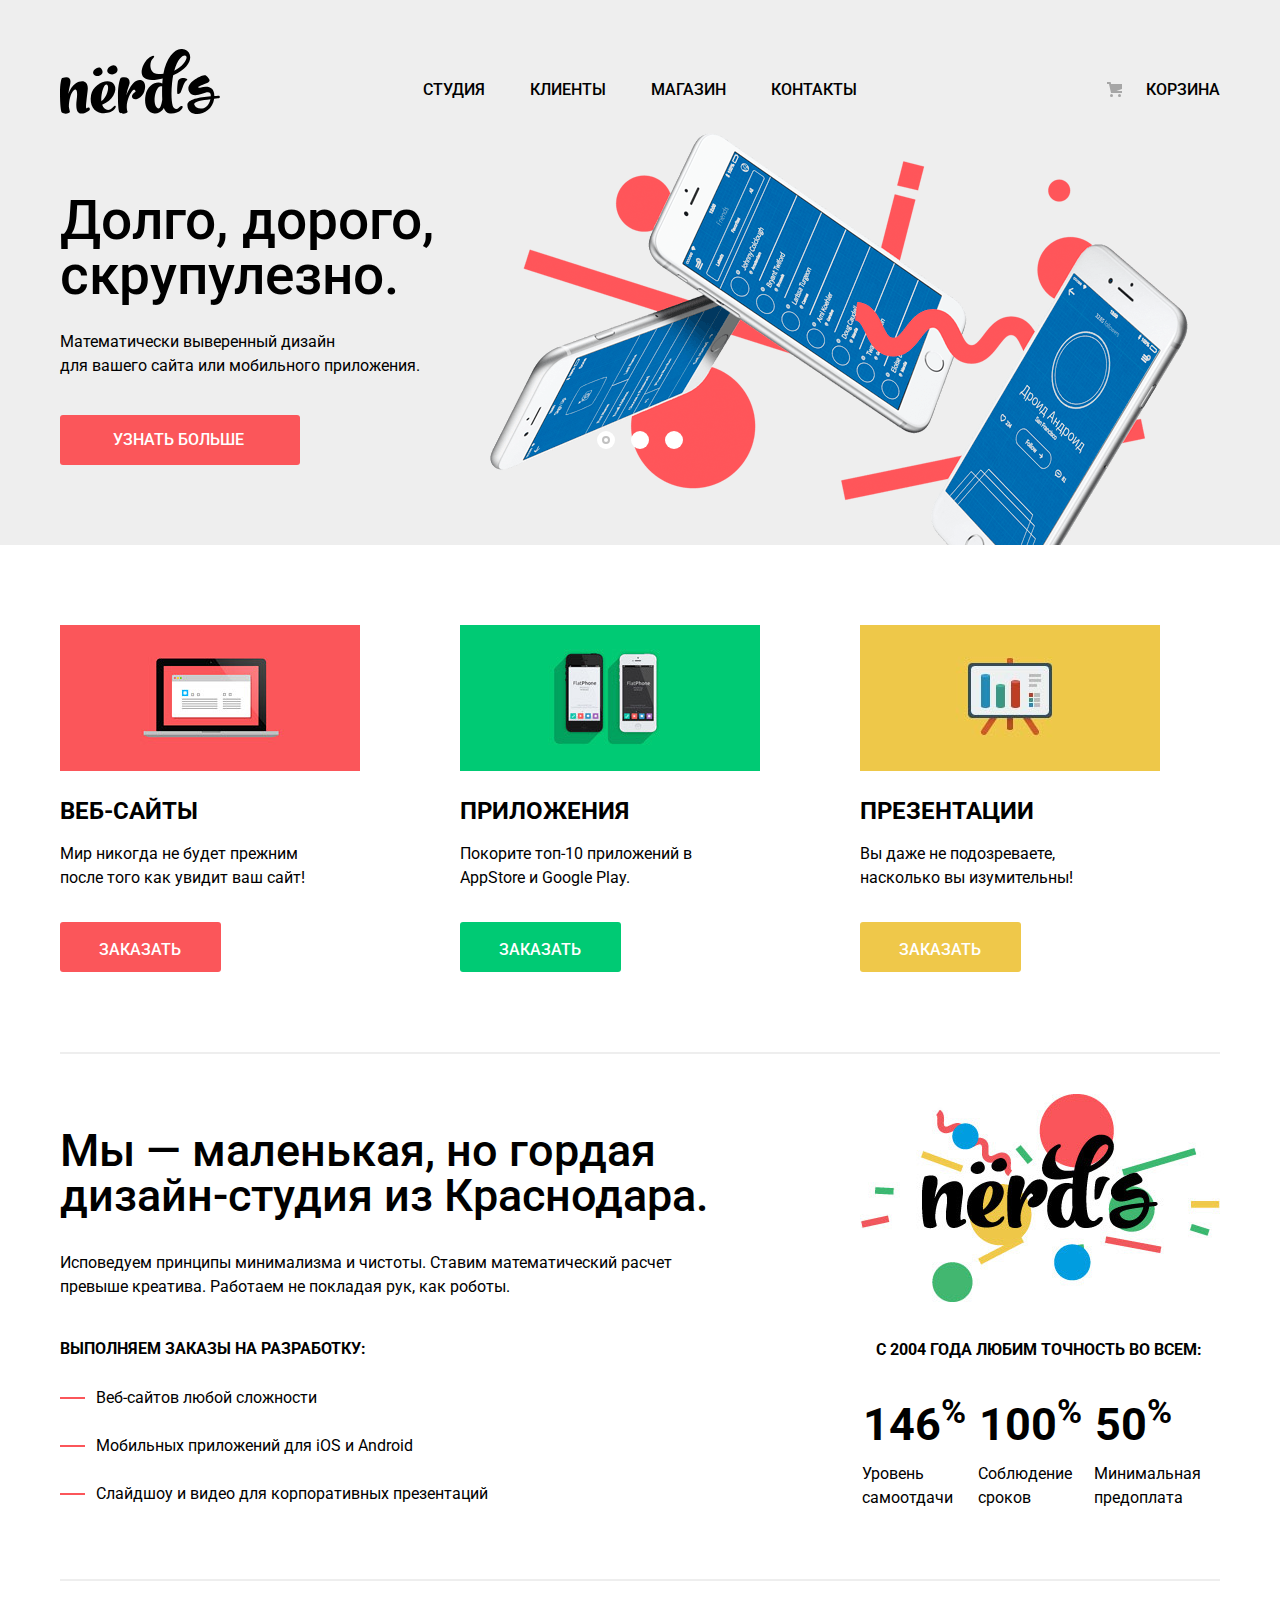
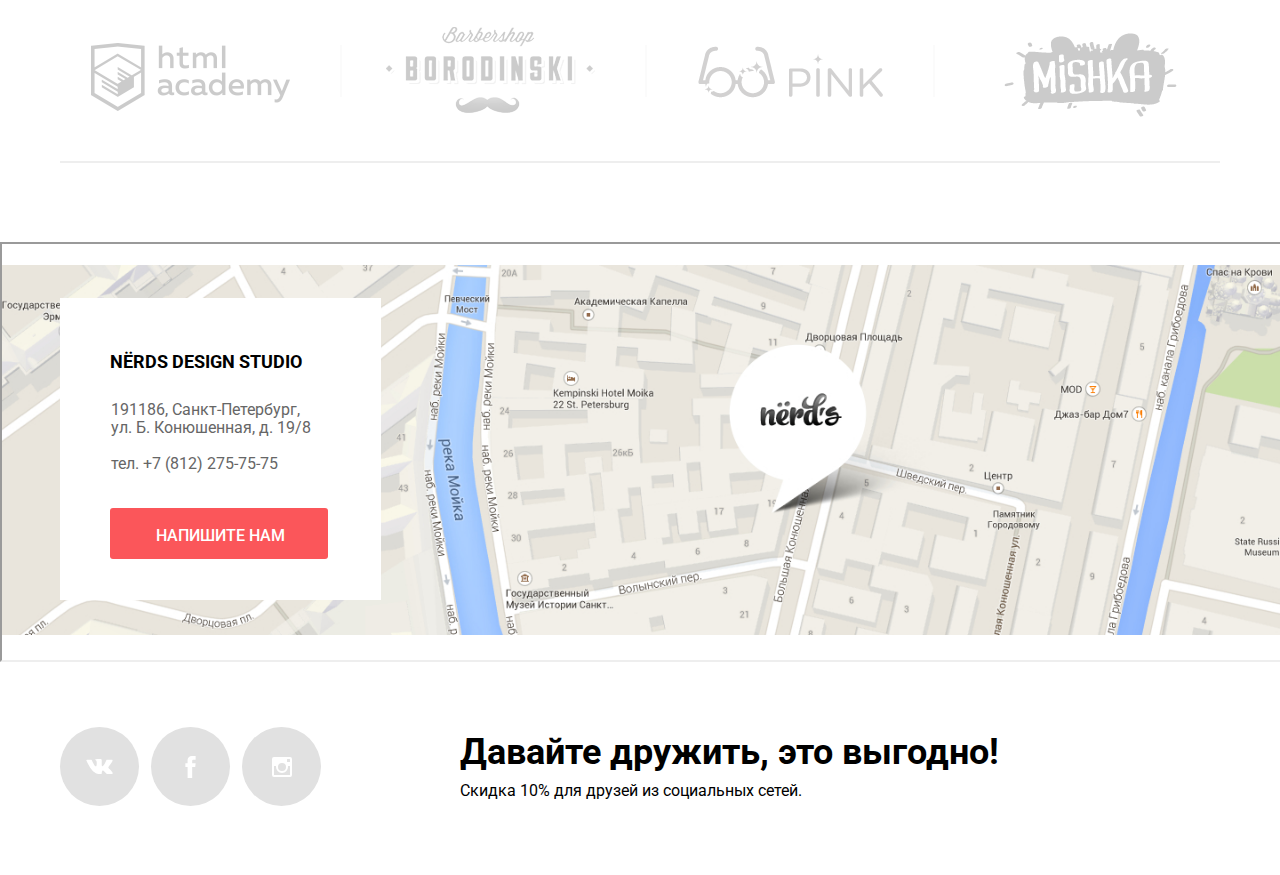
<file: index.html>
<!DOCTYPE html>
<html lang='ru'>
  <head>
    <meta charset='utf-8'>
    <title>NЁRDS DESIGN STUDIO</title>
	<link href='https://fonts.googleapis.com/css?family=Roboto:400,500,700' rel='stylesheet'>
	<link href='css/normalize.css' rel='stylesheet'>
	<link href='css/style.min.css' rel='stylesheet'>
  </head>
  
  <body>
	
	<header class='main-header'>
		<div class='container'>
			<nav class='main-navigation'>
				<a class='main-header-logo' href='index.html'>
					<svg enable-background='new 0 0 160 65' height='65' viewBox='0 0 160 65' width='160' xmlns='http://www.w3.org/2000/svg'><path d='m157.936 49.374c-1.235.161-2.523.271-3.757.377v.056c-2.415 17.364-26.188 20.231-26.779 6.599-.269-6.167 11.593-7.95 23.398-9.088.429-11.09-15.901 5.667-21.608-4.601-5.019-9.025 14.632-17.938 16.728-16.102 6.438 5.636 3.404 6.618-1.379 8.335-9.49 3.41-5.791 4.107-4.511 3.726 7.569-2.253 14.366-1.04 14.312 8.317 1.288-.107 2.522-.163 3.757-.271 2.306-.215 2.467 2.435-.161 2.652zm-7.514.756c-9.124 1.028-17.013 2.436-16.153 5.355 1.716 5.573 13.577 6.818 16.153-5.355z'/><path d='m117.678 44.918c-.682-.037-.703-6.038.112-11.688 1.005-6.951 11.935-3.357 9.093-1.906-2.975 1.52-4.429 8.718-6.266 12.087-.635 1.161-2.605 1.526-2.939 1.507z'/><path d='m42.105 21.002c2.376 4.866-4.937 8.171-8.292 4.521-1.398-1.555-.755-4.56 2.636-6.193 1.697-.836 4.073-1.596 5.656 1.672z'/><path d='m57.062 18.861c2.585 5.297-5.38 8.896-9.031 4.922-1.522-1.695-.823-4.963 2.873-6.742 1.846-.911 4.432-1.736 6.158 1.82z'/><path d='m28.883 61.666c-7.919 5.338-14.219 4.159-12.212-10.848 1.45-10.904-.948-11.521-3.122-9.442-2.845 2.697-4.628 9.723-4.684 16.412.278 1.686.614 3.314 1.004 4.776.334 1.63-4.907 3.315-7.974 1.011-1.058-.785-1.895-8.71-1.895-19.444 0-8.824 1.171-14.895 2.23-15.175 8.029-2.191 9.312 1.348 7.583 7.981-.725 2.753-1.17 5.396-1.395 7.924 1.673-4.664 4.071-8.485 6.803-10.173 7.416-4.664 13.605-2.473 12.434 6.801-2.007 16.58-2.174 18.827-.39 17.535 2.231-1.574 3.68 1.238 1.618 2.642z'/><path d='m54.982 59.59c-2.175 3.484-7.806 5.171-13.216 4.552-7.75-.843-12.545-7.756-10.705-18.097 2.008-11.185 18.065-18.322 23.196-10.341 3.735 5.789-2.175 16.017-11.597 19.783-.168.056-.335.113-.502.168 1.951 5.171 6.579 7.476 11.039 2.36 2.119-2.36 3.624-1.348 1.785 1.575zm-13.605-7.418c5.855-4.159 7.806-13.32 6.189-15.905-1.728-2.697-5.074 1.517-6.245 11.746-.111 1.461-.111 2.865.056 4.159z'/><path d='m83.091 44.992c-1.597 2.507-3.903 4.384-5.966 5.059-2.398.73-5.185.056-5.185-2.698 0-1.011.892-3.372 3.624-4.721-.168-1.911-1.394-2.417-2.286-1.686-3.345 2.586-7.417 12.25-6.356 19.221.055.168.055.337.055.506.168.617.335 1.237.558 1.854.557 1.574-4.907 3.316-7.973.956-1.059-.788-1.617-6.97-1.617-17.704 0-8.824 1.951-16.636 3.011-16.917 6.412-1.743 10.147 1.292 8.14 7.249-1.171 3.373-2.23 6.801-2.843 10.399 2.453-6.688 6.523-12.872 9.812-14.501 5.856-2.923 10.092.956 8.867 7.813-.056.11-.112.393-.112.449-.056.562-.566 2.302-.39 1.741-.516 1.645-.892 2.277-1.339 2.98z'/><path d='m113.207 26.161c-.445 2.304-.836 4.833-1.115 7.531-1.059 10.06-.612 18.996.613 22.986.726 2.137 3.457 4.946 6.078 2.023 2.843-3.203 5.967-1.349 2.174 2.416-2.34 2.305-6.689 3.878-11.039 3.428-3.123-.393-5.018-2.415-6.134-5.505-.444.898-.947 1.685-1.56 2.302-2.119 2.193-4.685 3.43-7.974 3.092-6.637-.73-10.538-7.923-8.699-18.153 1.952-10.791 11.319-14.725 16.728-11.857.112-1.349.223-2.699.335-4.104.055-.281.055-.562.11-.843-1.561.338-3.233.675-4.962.956-23.975 3.99-15.722-15.569-9.868-20.683 6.636-5.733 7.36-1.855 5.297-.562-3.68 2.36-5.297 15.905 5.241 15.905 1.729 0 3.346-.112 4.962-.281 3.291-18.322 13.271-27.203 21.356-24.28 8.976 3.26 8.029 17.535-11.543 25.629zm-10.928 24.393c-.224-3.542-.224-7.532-.167-11.636 0-.506.056-1.011.056-1.461-3.346-1.518-6.635 3.653-7.473 10.792-.946 8.373 2.788 12.813 4.908 10.791 1.617-1.631 2.453-6.803 2.676-8.486zm24.086-43.165c-1.784-2.642-8.307.562-12.098 14.332 9.535-4.554 13.326-12.422 12.098-14.332z' fill='black'/></svg>
				</a>
				<ul class='site-navigation'>
					<li><a href='studio.html'>Студия</a></li>
					<li><a href='clientage.html'>Клиенты</a></li>
					<li><a href='catalog.html'>Магазин</a></li>
					<li><a href='contacts.html'>Контакты</a></li>
				</ul>
				<ul class='user-navigation'>
					<li><a class='login-link' href='basket-link.html'>Корзина</a></li>
				</ul>
			</nav>	
			<h2 class='visually-hidden'>Преимущества</h2>
				<section class='slider'>
					<div class='slider-controls'>
						<i class='active'></i>
						<i></i>
						<i></i>
					</div>
					<ul class='slider-list'>
						<li class='slider-item'>
							<div class='slide-description'>
								<h3>Долго, дорого,<br>скрупулезно.</h3>
								<p class='description'>Математически выверенный дизайн<br>для вашего сайта или мобильного приложения.</p>
								<a class='button button-learn-more' href='learn-more.html'>Узнать больше</a>
							</div>
						</li>
						<li class='slider-item'>
							<div class='slide-description'>
								<h3>Любим математику<br>как никто другой.</h3>
								<p class='description'>Никакого креатива, только математические формулы<br>для расчета идеальных пропорций.</p>
								<a class='button button-learn-more' href='learn-more.html'>Узнать больше</a>
							</div>
						</li>
						<li class='slider-item'>
							<div class='slide-description'>
								<h3>Только ночь,<br>только хардкор.</h3>
								<p class='description'>Работать днем, как все? Мы против этого.<br>Ближе к полуночи работа только начинается.</p>
								<a class='button button-learn-more' href='learn-more.html'>Узнать больше</a>
							</div>
						</li>
					</ul>
				</section>
		</div>
	</header>
	
	<main>
		<div class='container'>
			<h1 class='visually-hidden'>Дизайн-студия 'NЁRDS'</h1>
		
			<section class='services'>
				<h2 class='visually-hidden'>Услуги</h2>
					<ul class='services-list'>
						<li class='services-item'>
							<img src='img/illustration-1.jpg' width='300' height='146' alt='Веб-сайты'>
							<h3>Веб-сайты</h3>
							<p>Мир никогда не будет прежним<br>после того как увидит ваш сайт!</p>
							<a class='button button-services button-websites' href='order.html'>Заказать</a>
						</li>
						<li class='services-item'>
							<img src='img/illustration-2.jpg' width='300' height='146' alt='Приложения'>
							<h3>Приложения</h3>
							<p>Покорите топ-10 приложений в<br>AppStore и Google Play.</p>
							<a class='button button-services button-apps' href='order.html'>Заказать</a>
						</li>
						<li class='services-item'>
							<img src='img/illustration-3.jpg' width='300' height='146' alt='Презентации'>
							<h3>Презентации</h3>
							<p>Вы даже не подозреваете,<br>насколько вы изумительны!</p>
							<a class='button button-services button-presentations' href='order.html'>Заказать</a>
						</li>
					</ul>
			</section>
		
			<section class='resume'>
				<section class='about-us'>
					<h2 class='visually-hidden'>О нас</h2>
						<h4 class='about-us-title'>Мы — маленькая, но гордая<br>дизайн-студия из Краснодара.</h4>
						<p>Исповедуем принципы минимализма и чистоты. Ставим математический расчет<br>превыше креатива. Работаем не покладая рук, как роботы.</p>
					<div class='orders'>
						<p class='list-title'>Выполняем заказы на разработку:</p>
						<ul class='orders-list'>
							<li>Веб-сайтов любой сложности</li>
							<li>Мобильных приложений для iOS и Android</li>
							<li>Слайдшоу и видео для корпоративных презентаций</li>
						</ul>
					</div>
				</section>
				<section class='information'>
					<img src='img/nerds-illustration.jpg' width='360' height='208' alt='Логотип NЁRDS'>
					<table class='data'>
						<caption>С 2004 года любим точность во всем:</caption>
						<tr class='facts'>
							<td>146<sup>%</sup></td>
							<td>100<sup>%</sup></td>
							<td>50<sup>%</sup></td>
						</tr>
						<tr class='conditions'>
							<td>Уровень<br>самоотдачи</td>
							<td>Соблюдение<br>сроков</td>
							<td>Минимальная<br>предоплата</td>
						</tr>
					</table>
				</section>
			</section>
		
			<section  class='partners'>
				<h2 class='visually-hidden'>Наши партнеры</h2>
				<ul class='our-partners'>
					<li class='our-partner partner-html-academy'>
						<a class='partner' href='https://htmlacademy.ru/intensive/htmlcss'><img src='img/logo-1.png' width='199' height='68' alt='HTML Academy'></a>
					</li>
					<li class='our-partner'>
						<a class='partner partner-barbershop' href='#'><img src='img/logo-2.png' width='209' height='90' alt='Barbershop Borodinski'></a>
					</li>
					<li class='our-partner'>
						<a class='partner partner-pink' href='#'><img src='img/logo-3.png' width='185' height='52' alt='Pink'></a>
					</li>
					<li class='our-partner partner-mishka'>
						<a class='partner' href='#'><img src='img/logo-4.png' width='173' height='84' alt='Mishka'></a>
					</li>
				</ul>
			</section>
		</div>	
	</main>
	
	<footer class='main-footer'>
		
		<section class='modal-map'>
			<h2 class='visually-hidden'>Как до нас добраться</h2>
				<div class='modal-map-wrapper'>
					<iframe src='https://yandex.ru/map-widget/v1/?um=constructor%3A7f0caa445ed6c8c321e31b92837dc39bab4f73ce3b8f2a2d8cdf86246639188b&amp;source=constructor' height='416'></iframe>
				</div>
		</section>
		
		<section class='container contacts'>
			<div class='contacts-wrapper'>
				<h2 class='visually-hidden'>Контактная информация</h2>
				
					<p class='contacts-title'>NЁRDS DESIGN STUDIO</p>
					<p class='address'>191186, Санкт-Петербург,<br>ул. Б. Конюшенная, д. 19/8</p>
					<p class='tel'>тел. +7 (812) 275-75-75</p>
					<a class='button button-contacts' href='contacts.html'>Напишите нам</a>
			</div>
		</section>
		
		<section class='container modal write-to-us'>
			<h2>Напишите нам</h2>
				<form class='write-to-us-form' action='https://echo.htmlacademy.ru' method='post'>
					<p class='write-to-us-item'>
						<label for='write-to-us-name'>Ваше имя:</label>
						<input type='text' name='name' value='' placeholder='Имя Фамилия' id='write-to-us-name'>
					</p>
					<p class='write-to-us-item'>
						<label for='write-to-us-email'>Ваш e-mail:</label>
						<input type='email' name='email' value='' placeholder='email@example.com' id='write-to-us-email'>
					</p>
					<p class='write-to-us-letter'>
						<label for='write-to-us-letter'>Текст письма:</label>
						<textarea class='letter' name='letter' placeholder='В свободной форме' cols='50' rows='10' id='write-to-us-letter'>В свободной форме</textarea>
					</p>
					<button class='button button-write-to-us' type='submit'>Отправить</button>
				</form>
					<button class='modal-close' type='button'>Закрыть</button>
		</section>
	
		<section class='container footer-social'>
			<div class='footer-wrapper'>
				<ul class='social-buttons'>
					<li class='social-button-item'>
						<a class='social-button button-vk' href='#'><span class='visually-hidden'>Вконтакте</span>
							<svg xmlns='http://www.w3.org/2000/svg' width='27' height='15' viewBox='0 0 26.14 14.91'>
								<path d='M26 13.47l-.09-.17a13.55 13.55 0 0 0-2.6-3q-.87-.83-1.1-1.12A1 1 0 0 1 22 8a10.27 10.27 0 0 1 1.22-1.78l.88-1.16q2.35-3.13 2-4L26 .94a.8.8 0 0 0-.4-.22 2.14 2.14 0 0 0-.87 0h-3.92a.51.51 0 0 0-.27 0h-.3a.6.6 0 0 0-.15.14.93.93 0 0 0-.14.24 22.22 22.22 0 0 1-1.46 3.06q-.5.84-.93 1.46a7 7 0 0 1-.71.91 4.94 4.94 0 0 1-.52.47q-.23.18-.35.15l-.23-.05a.9.9 0 0 1-.31-.33 1.49 1.49 0 0 1-.16-.53v-.55-.65-.57-1.12-1-.75a3.14 3.14 0 0 0 0-.62 2.12 2.12 0 0 0-.14-.44.73.73 0 0 0-.28-.33 1.57 1.57 0 0 0-.46-.18A9 9 0 0 0 12.57 0a8.93 8.93 0 0 0-3.25.33 1.83 1.83 0 0 0-.52.41q-.25.3-.07.33a1.67 1.67 0 0 1 1.16.59l.08.16a2.6 2.6 0 0 1 .19.63 6.32 6.32 0 0 1 .12 1 10.59 10.59 0 0 1 0 1.7q-.07.71-.13 1.1a2.21 2.21 0 0 1-.18.64 2.69 2.69 0 0 1-.16.3l-.07.07a1 1 0 0 1-.37.07.86.86 0 0 1-.46-.19 3.27 3.27 0 0 1-.56-.52 7 7 0 0 1-.66-.93q-.37-.6-.76-1.42l-.22-.39q-.2-.38-.56-1.11t-.62-1.43A.9.9 0 0 0 5.2.9h-.07a.93.93 0 0 0-.22-.16A1.44 1.44 0 0 0 4.6.65L.87.68A1 1 0 0 0 .1.94L0 1a.44.44 0 0 0 0 .22 1.08 1.08 0 0 0 .08.37Q.9 3.53 1.86 5.31t1.66 2.87Q4.23 9.27 5 10.24t1 1.24l.37.41.34.33a8.06 8.06 0 0 0 1 .78 16.34 16.34 0 0 0 1.4.9 7.6 7.6 0 0 0 1.79.72 6.19 6.19 0 0 0 2 .22h1.57a1.08 1.08 0 0 0 .72-.3l.05-.07a.9.9 0 0 0 .1-.25 1.38 1.38 0 0 0 0-.37 4.48 4.48 0 0 1 .09-1.05 2.77 2.77 0 0 1 .23-.71 1.74 1.74 0 0 1 .29-.4 1.19 1.19 0 0 1 .23-.2h.11a.86.86 0 0 1 .77.21 4.52 4.52 0 0 1 .83.79q.39.47.93 1.05a6.41 6.41 0 0 0 1 .87l.27.16a3.31 3.31 0 0 0 .71.3 1.53 1.53 0 0 0 .76.07l3.48-.05a1.58 1.58 0 0 0 .8-.17.68.68 0 0 0 .34-.37 1.06 1.06 0 0 0 0-.46 1.71 1.71 0 0 0-.1-.36z' fill='#fff'>
								</path>
							</svg>
						</a>
					</li>
					<li class='social-button-item'>
						<a class='social-button button-fb' href='#'><span class='visually-hidden'>Facebook</span>
							<svg xmlns='http://www.w3.org/2000/svg' width='19' height='22' viewBox='0 0 10.15 21.74'>
								<path d='M3.34 1.12A4.77 4.77 0 0 1 6.53 0h3.61v3.81H7.81a1.07 1.07 0 0 0-1.09.83v2.55h3.42c-.08 1.23-.24 2.45-.41 3.67h-3v10.87H2.21V10.86H0V7.21h2.19V3.66a3.83 3.83 0 0 1 1.15-2.54z' fill='#fff'>
								</path>
							</svg>
						</a>
					</li>
					<li class='social-button-item'>
						<a class='social-button button-insta' href='#'><span class='visually-hidden'>Instagram</span>
							<svg xmlns='http://www.w3.org/2000/svg' width='20' height='20' viewBox='0 0 20 20'>
								<path d='M18 0H2a2 2 0 0 0-2 2v16a2 2 0 0 0 2 2h16a2 2 0 0 0 2-2V2a2 2 0 0 0-2-2zm-8 6a4 4 0 1 1-4 4 4 4 0 0 1 4-4zM2.5 18a.47.47 0 0 1-.5-.5V9h2.1a3.4 3.4 0 0 0-.1 1 6 6 0 1 0 12 0 3.4 3.4 0 0 0-.1-1H18v8.5a.47.47 0 0 1-.5.5zM18 4.5a.47.47 0 0 1-.5.5h-2a.47.47 0 0 1-.5-.5v-2a.47.47 0 0 1 .5-.5h2a.47.47 0 0 1 .5.5z' fill='#fff'>
								</path>
							</svg>
						</a>
					</li>
				</ul>
				<div class='footer-discount'>
					<b>Давайте дружить, это выгодно!</b>
					<p>Скидка 10% для друзей из социальных сетей.</p>
				</div>
			</div>
		</section>
	</footer>
	
	<script src='js/js-min.js'></script>
	
  </body>
</html>
</file>
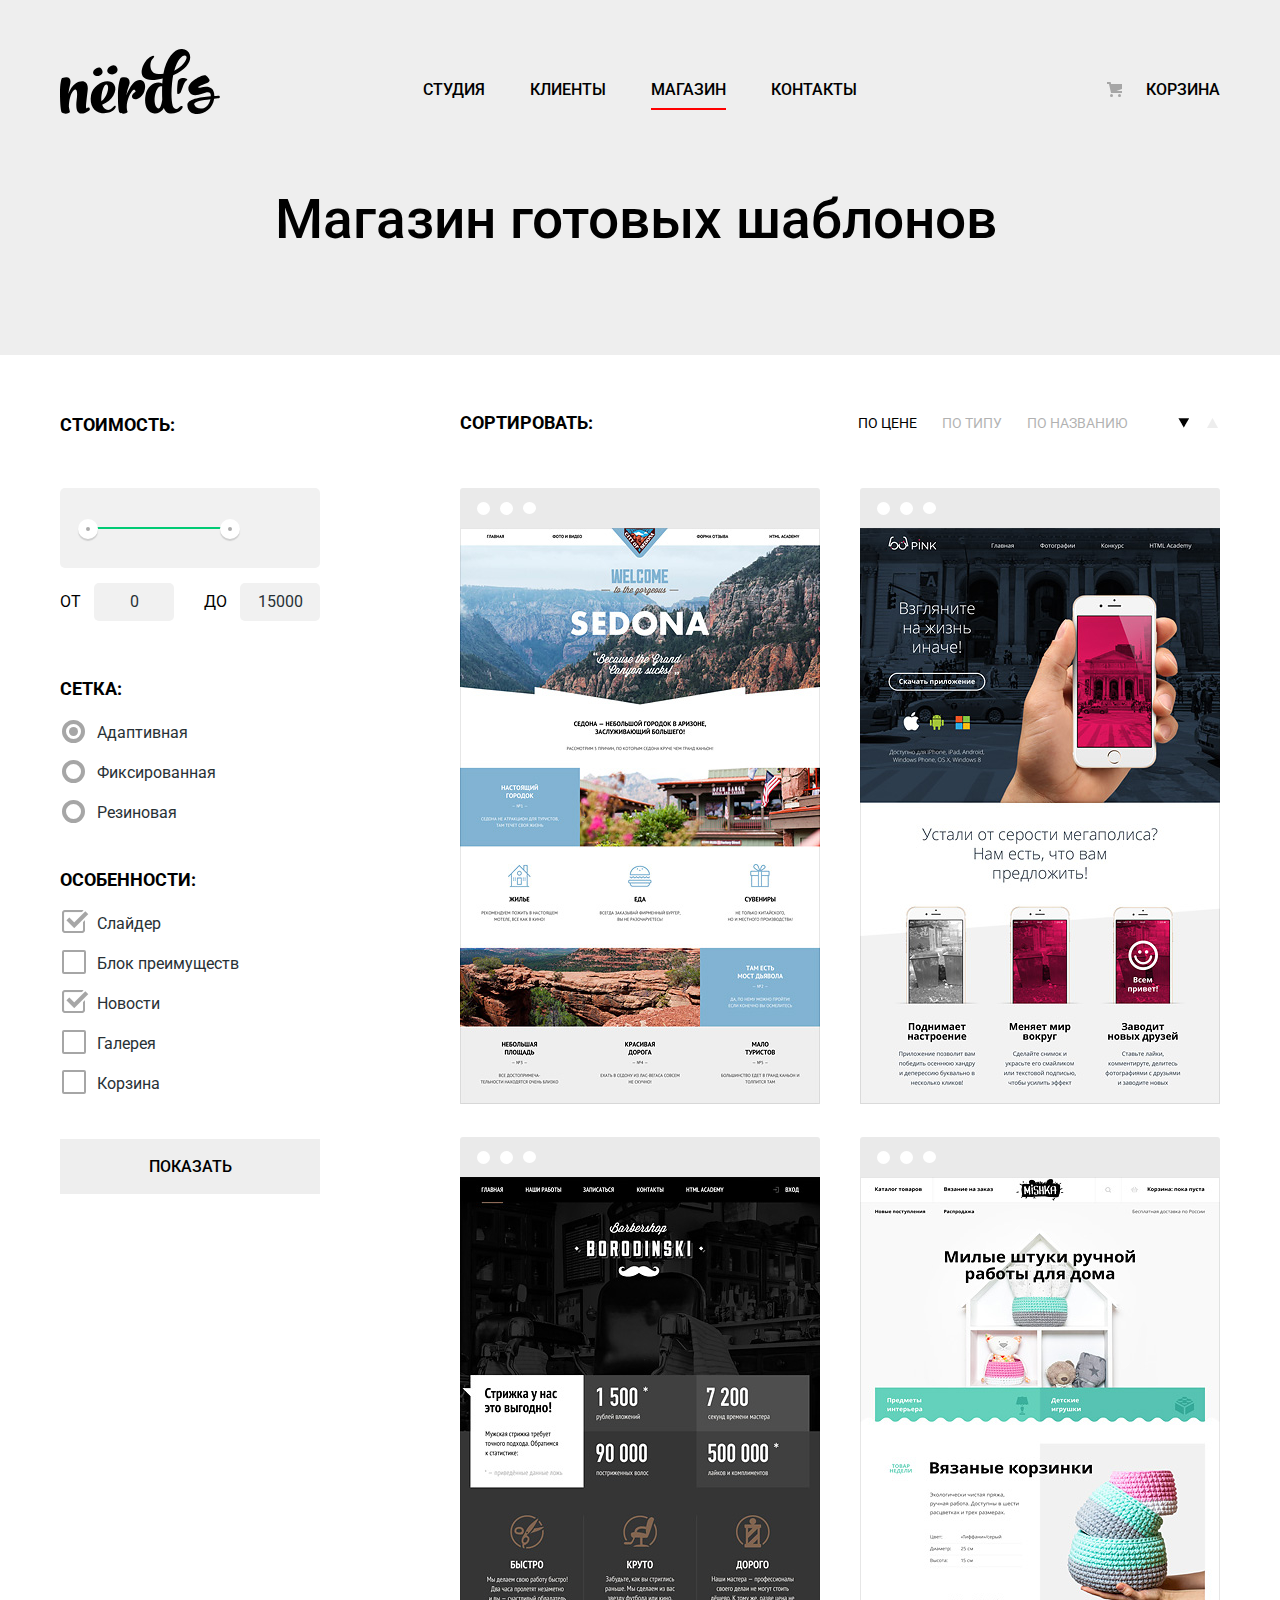
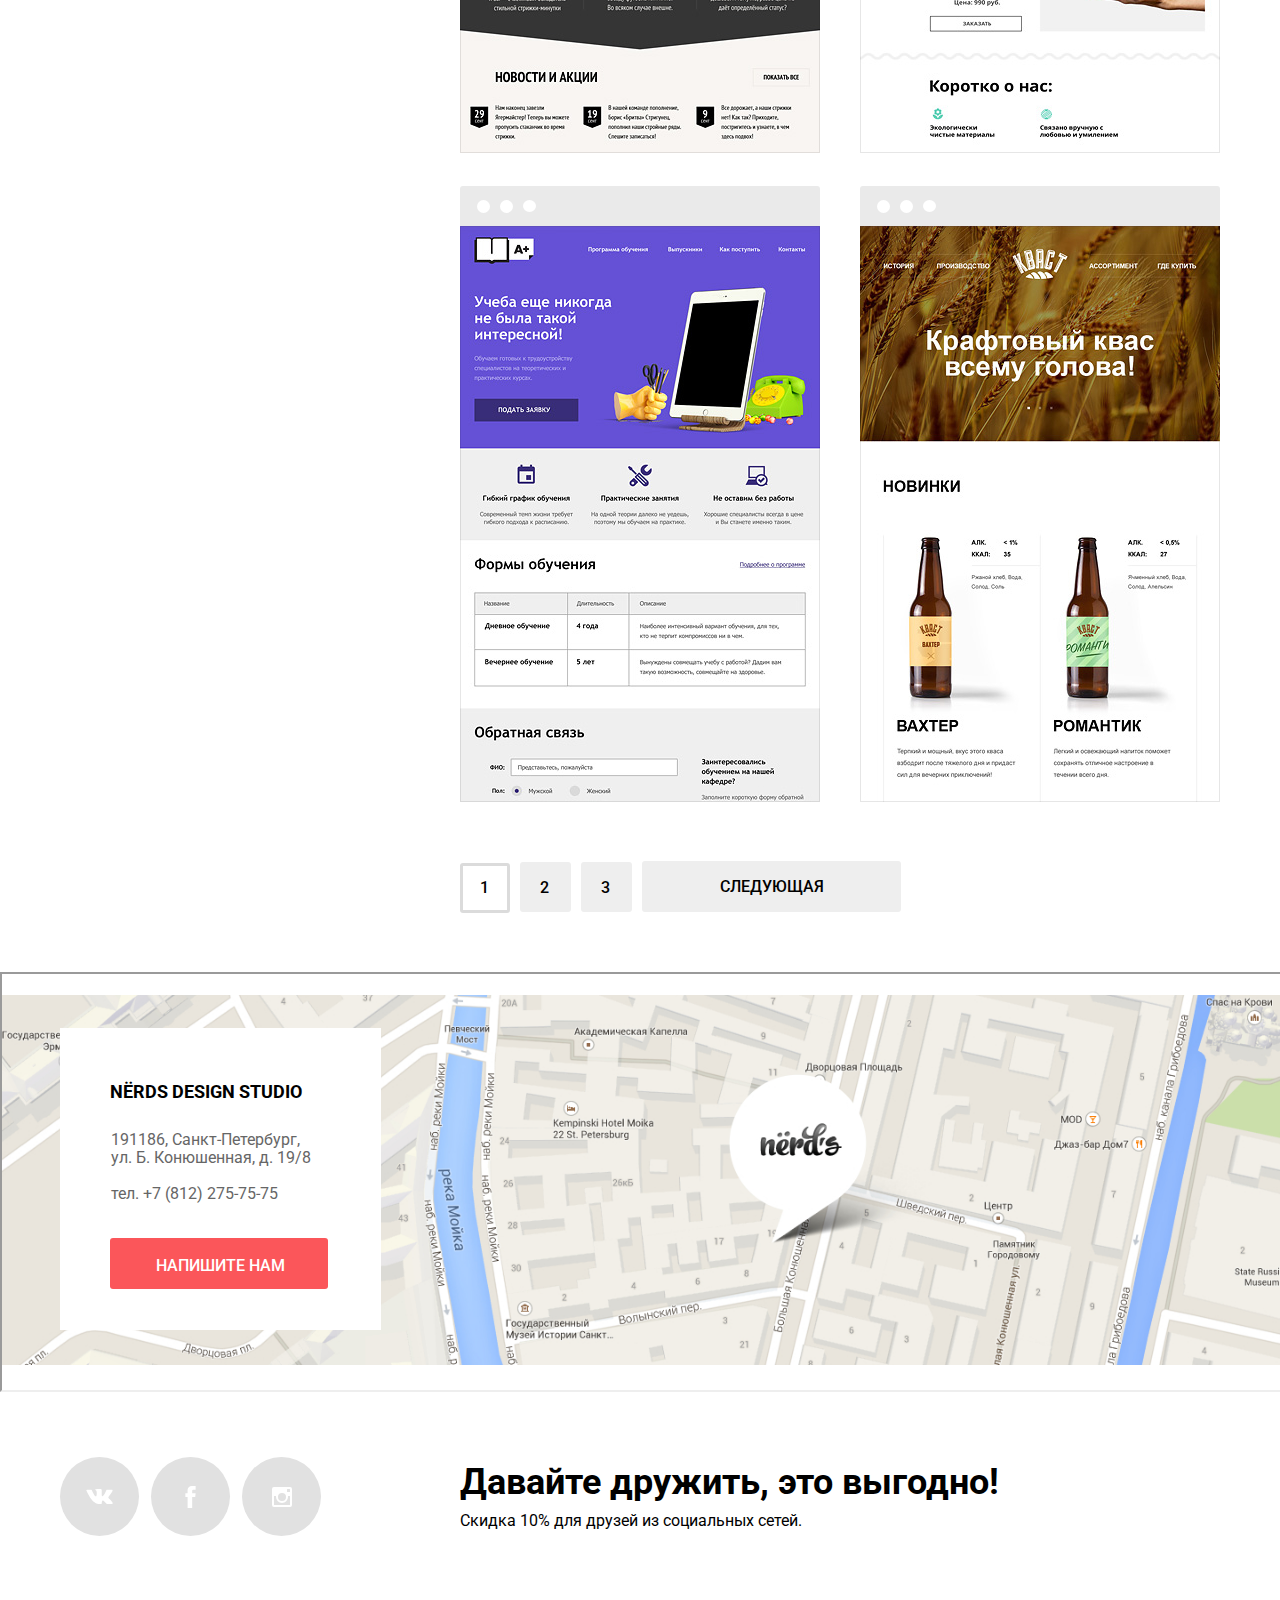
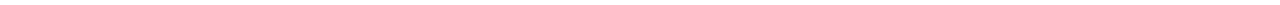
<file: catalog.html>
<!DOCTYPE html>
<html lang='ru'>
  <head>
    <meta charset='utf-8'>
    <title>NЁRDS - Магазин</title>
	<link href='https://fonts.googleapis.com/css?family=Roboto:400,500,700' rel='stylesheet'>
	<link href='css/normalize.css' rel='stylesheet'>
	<link href='css/style.min.css' rel='stylesheet'>
  </head>
  
  <body class='inner-page'>
	
	<header class='main-header'>
		<div class='container'>
			<nav class='main-navigation'>
				<a class='main-header-logo' href='index.html'>
					<svg enable-background='new 0 0 160 65' height='65' viewBox='0 0 160 65' width='160' xmlns='http://www.w3.org/2000/svg'><path d='m157.936 49.374c-1.235.161-2.523.271-3.757.377v.056c-2.415 17.364-26.188 20.231-26.779 6.599-.269-6.167 11.593-7.95 23.398-9.088.429-11.09-15.901 5.667-21.608-4.601-5.019-9.025 14.632-17.938 16.728-16.102 6.438 5.636 3.404 6.618-1.379 8.335-9.49 3.41-5.791 4.107-4.511 3.726 7.569-2.253 14.366-1.04 14.312 8.317 1.288-.107 2.522-.163 3.757-.271 2.306-.215 2.467 2.435-.161 2.652zm-7.514.756c-9.124 1.028-17.013 2.436-16.153 5.355 1.716 5.573 13.577 6.818 16.153-5.355z'/><path d='m117.678 44.918c-.682-.037-.703-6.038.112-11.688 1.005-6.951 11.935-3.357 9.093-1.906-2.975 1.52-4.429 8.718-6.266 12.087-.635 1.161-2.605 1.526-2.939 1.507z'/><path d='m42.105 21.002c2.376 4.866-4.937 8.171-8.292 4.521-1.398-1.555-.755-4.56 2.636-6.193 1.697-.836 4.073-1.596 5.656 1.672z'/><path d='m57.062 18.861c2.585 5.297-5.38 8.896-9.031 4.922-1.522-1.695-.823-4.963 2.873-6.742 1.846-.911 4.432-1.736 6.158 1.82z'/><path d='m28.883 61.666c-7.919 5.338-14.219 4.159-12.212-10.848 1.45-10.904-.948-11.521-3.122-9.442-2.845 2.697-4.628 9.723-4.684 16.412.278 1.686.614 3.314 1.004 4.776.334 1.63-4.907 3.315-7.974 1.011-1.058-.785-1.895-8.71-1.895-19.444 0-8.824 1.171-14.895 2.23-15.175 8.029-2.191 9.312 1.348 7.583 7.981-.725 2.753-1.17 5.396-1.395 7.924 1.673-4.664 4.071-8.485 6.803-10.173 7.416-4.664 13.605-2.473 12.434 6.801-2.007 16.58-2.174 18.827-.39 17.535 2.231-1.574 3.68 1.238 1.618 2.642z'/><path d='m54.982 59.59c-2.175 3.484-7.806 5.171-13.216 4.552-7.75-.843-12.545-7.756-10.705-18.097 2.008-11.185 18.065-18.322 23.196-10.341 3.735 5.789-2.175 16.017-11.597 19.783-.168.056-.335.113-.502.168 1.951 5.171 6.579 7.476 11.039 2.36 2.119-2.36 3.624-1.348 1.785 1.575zm-13.605-7.418c5.855-4.159 7.806-13.32 6.189-15.905-1.728-2.697-5.074 1.517-6.245 11.746-.111 1.461-.111 2.865.056 4.159z'/><path d='m83.091 44.992c-1.597 2.507-3.903 4.384-5.966 5.059-2.398.73-5.185.056-5.185-2.698 0-1.011.892-3.372 3.624-4.721-.168-1.911-1.394-2.417-2.286-1.686-3.345 2.586-7.417 12.25-6.356 19.221.055.168.055.337.055.506.168.617.335 1.237.558 1.854.557 1.574-4.907 3.316-7.973.956-1.059-.788-1.617-6.97-1.617-17.704 0-8.824 1.951-16.636 3.011-16.917 6.412-1.743 10.147 1.292 8.14 7.249-1.171 3.373-2.23 6.801-2.843 10.399 2.453-6.688 6.523-12.872 9.812-14.501 5.856-2.923 10.092.956 8.867 7.813-.056.11-.112.393-.112.449-.056.562-.566 2.302-.39 1.741-.516 1.645-.892 2.277-1.339 2.98z'/><path d='m113.207 26.161c-.445 2.304-.836 4.833-1.115 7.531-1.059 10.06-.612 18.996.613 22.986.726 2.137 3.457 4.946 6.078 2.023 2.843-3.203 5.967-1.349 2.174 2.416-2.34 2.305-6.689 3.878-11.039 3.428-3.123-.393-5.018-2.415-6.134-5.505-.444.898-.947 1.685-1.56 2.302-2.119 2.193-4.685 3.43-7.974 3.092-6.637-.73-10.538-7.923-8.699-18.153 1.952-10.791 11.319-14.725 16.728-11.857.112-1.349.223-2.699.335-4.104.055-.281.055-.562.11-.843-1.561.338-3.233.675-4.962.956-23.975 3.99-15.722-15.569-9.868-20.683 6.636-5.733 7.36-1.855 5.297-.562-3.68 2.36-5.297 15.905 5.241 15.905 1.729 0 3.346-.112 4.962-.281 3.291-18.322 13.271-27.203 21.356-24.28 8.976 3.26 8.029 17.535-11.543 25.629zm-10.928 24.393c-.224-3.542-.224-7.532-.167-11.636 0-.506.056-1.011.056-1.461-3.346-1.518-6.635 3.653-7.473 10.792-.946 8.373 2.788 12.813 4.908 10.791 1.617-1.631 2.453-6.803 2.676-8.486zm24.086-43.165c-1.784-2.642-8.307.562-12.098 14.332 9.535-4.554 13.326-12.422 12.098-14.332z' fill='black'/></svg>
				</a>
				<ul class='site-navigation'>
					<li><a href='studio.html'>Студия</a></li>
					<li><a href='clientage.html'>Клиенты</a></li>
					<li class='site-navigation-current'><a href='catalog.html'>Магазин</a></li>
					<li><a href='contacts.html'>Контакты</a></li>
				</ul>
				<ul class='user-navigation'>
					<li><a class='login-link' href='basket-link.html'>Корзина</a></li>
				</ul>
			</nav>
			<h1>Магазин готовых шаблонов</h1>
		</div>
	</header>
	
	<main class='container'>
		<div class='catalog-columns'>
			<section class='filters'>
				<h2 class='visually-hidden'>Фильтр товаров</h2>
				<form class='filter' method='get' action='https://echo.htmlacademy.ru'>
					<fieldset class='filter-item'>
						<legend class='value'>Стоимость:</legend>
						<div class='range-filter'>
							<div class='range-controls'>
								<div class='scale'>
									<div class='bar'></div>
								</div>
								<div class='toggle toggle-min'></div>
								<div class='toggle toggle-max'></div>
							</div>
							<div class='price-controls'>
								<label class='min-price'>от <input name='min-price'
								type='text' value='0'></label>
								<label class='max-price'>до <input name='max-price'
								type='text' value='15000'></label>
							</div>
						</div>
					</fieldset>
					<fieldset class='filter-item'>
						<legend class='net'>Сетка:</legend>
							<ul class='features-list'>
								<li class='filter-option'>
									<input class='visually-hidden filter-input filter-input-radio' type='radio' name='product-group' value='adaptive' id='filter-adaptive' checked>
									<label for='filter-adaptive'>Адаптивная</label>
								</li>
								<li class='filter-option'>
									<input class='visually-hidden filter-input filter-input-radio' type='radio' name='product-group' value='fixed' id='filter-fixed'>
									<label for='filter-fixed'>Фиксированная</label>
								</li>
								<li class='filter-option'>
									<input class='visually-hidden filter-input filter-input-radio' type='radio' name='product-group' value='rubber' id='filter-rubber'>
									<label for='filter-rubber'>Резиновая</label>
								</li>
							</ul>
					</fieldset>
					<fieldset class='filter-item'>
						<legend>Особенности:</legend>
							<ul class='features-list features-list-option'>
								<li class='filter-option'>
									<input class='visually-hidden filter-input filter-input-checkbox' type='checkbox' name='slider' id='filter-slider' checked>
									<label for='filter-slider'>Слайдер</label>
								</li>
								<li class='filter-option'>
									<input class='visually-hidden filter-input filter-input-checkbox' type='checkbox' name='advantages' id='filter-advantages'>
									<label for='filter-advantages'>Блок преимуществ</label>
								</li>
								<li class='filter-option'>
									<input class='visually-hidden filter-input filter-input-checkbox' type='checkbox' name='news' id='filter-news' checked>
									<label for='filter-news'>Новости</label>
								</li>
								<li class='filter-option'>
									<input class='visually-hidden filter-input filter-input-checkbox' type='checkbox' name='gallery' id='filter-gallery'>
									<label for='filter-gallery'>Галерея</label>
								</li>
								<li class='filter-option'>
									<input class='visually-hidden filter-input filter-input-checkbox' type='checkbox' name='basket' id='filter-basket'>
									<label for='filter-basket'>Корзина</label>
								</li>
							</ul>
					</fieldset>
					<button class='button filter-button' type='submit'>Показать</button>
				</form>
			</section>
		
			<section class='catalog'>
				<div class='catalog-sort'>
					<h3>Сортировать:</h3>
					<ul class='type-sort'>
						<li><a class='type-sort-item type-sort-current' href='#'>По цене</a></li>
						<li><a class='type-sort-item' href='#'>По типу</a></li>
						<li><a class='type-sort-item' href='#'>По названию</a></li>
					</ul>
					<div class='switch'>
						<div class='switch-down'>
						</div>
						<div class='switch-up'>
						</div>
					</div>
				</div>
				<section class='catalog-items'>
					<h2 class='visually-hidden'>Каталог шаблонов</h2>
					<ul class='catalog-list'>
						<li class='catalog-item catalog-item-current'>
							<article class='card'>
								<header class='card-header'>
									<div class='circle'></div>
								</header>
									<div class='card-text'>
										<a class='catalog-title-link' href='catalog-item.html'>
											<h3>SEDONA</h3>
										</a>
										<p class='catalog-description'>Информационный сайт<br>для туристов</p>
										<a class='button catalog-price-link' href='#'>9 900 РУБ.</a>
									</div>
								<img src='img/img-sedona-jpg.jpg' width='360' height='615' alt='SEDONA'>	
							</article>
						</li>
						<li class='catalog-item'>
							<article class='card'>
								<header class='card-header'>
									<div class='circle'></div>
								</header>
									<div class='card-text'>
										<a class='catalog-title-link' href='catalog-item.html'>
											<h3>PINK APP</h3>
										</a>
										<p class='catalog-description'>Продуктовый лендинг<br>приложения для iOS и Android</p>
										<a class='button catalog-price-link' href='#'>9 900 РУБ.</a>
									</div>
								<img src='img/img-pink-jpg.jpg' width='360' height='615' alt='PINK'>
							</article>
						</li>
						<li class='catalog-item'>
							<article class='card'>
								<header class='card-header'>
									<div class='circle'></div>
								</header>
									<div class='card-text'>
										<a class='catalog-title-link' href='catalog-item.html'>
											<h3>BARBERSHOP</h3>
										</a>
										<p class='catalog-description'>Сайт салоны красоты.<br>Для мужчин, да.</p>
										<a class='button catalog-price-link' href='#'>9 900 РУБ.</a>
									</div>
								<img src='img/img-barbershop-jpg.jpg' width='360' height='615' alt='BORODINSKI'>
							</article>
						</li>
						<li class='catalog-item'>
							<article class='card'>
								<header class='card-header'>
									<div class='circle'></div>
								</header>
									<div class='card-text'>
										<a class='catalog-title-link' href='catalog-item.html'>
										<h3>MISHKA</h3>
										</a>
										<p class='catalog-description'>Интернет-магазин<br>вязаных игрушек</p>
										<a class='button catalog-price-link' href='#'>9 900 РУБ.</a>
									</div>
								<img src='img/img-mishka-jpg.jpg' width='360' height='615' alt='MISHKA'>
							</article>
						</li>
						<li class='catalog-item'>
							<article class='card'>
								<header class='card-header'>
									<div class='circle'></div>
								</header>
									<div class='card-text'>
										<a class='catalog-title-link' href='catalog-item.html'>
											<h3>A PLUS</h3>
										</a>
										<p class='catalog-description'>Лендинг курсов повышения<br>квалификации</p>
										<a class='button catalog-price-link' href='#'>9 900 РУБ.</a>
									</div>	
								<img src='img/img-aplus-jpg.jpg' width='360' height='615' alt='A+'>
							</article>
						</li>
						<li class='catalog-item'>
							<article class='card'>
								<header class='card-header'>
									<div class='circle'></div>
								</header>
									<div class='card-text'>
										<a class='catalog-title-link' href='catalog-item.html'>
											<h3>КВАСТ</h3>
										</a>
									<p class='catalog-description'>Промо-сайт производителя<br>крафтового кваса</p>
									<a class='button catalog-price-link' href='#'>9 900 РУБ.</a>
									</div>
								<img src='img/img-kvast-jpg.jpg' width='360' height='615' alt='КВАСТ'>
							</article>
						</li>
					</ul>
					<div class='pagination-list-wrapper'>
						<ul class='pagination-list'>
							<li class='pagination-item pagination-item-current'><a>1</a></li>
							<li class='pagination-item'><a href='#'>2</a></li>
							<li class='pagination-item'><a href='#'>3</a></li>
						</ul>
					<button class='button pagination-item-next' type='button'>Следующая</button>
					</div>
				</section>
			</section>	
		</div>
		
	</main>
	
	<footer class='main-footer'>
		
		<section class='modal-map'>
			<h2 class='visually-hidden'>Как до нас добраться</h2>
				<div class='modal-map-wrapper'>	
					<iframe src='https://yandex.ru/map-widget/v1/?um=constructor%3A7f0caa445ed6c8c321e31b92837dc39bab4f73ce3b8f2a2d8cdf86246639188b&amp;source=constructor' height='416'></iframe>
				</div>
		</section>
		
		<section class='container contacts'>
			<div class='contacts-wrapper'>
				<h2 class='visually-hidden'>Контактная информация</h2>
					<p class='contacts-title'>NЁRDS DESIGN STUDIO</p>
					<p class='address'>191186, Санкт-Петербург,<br>ул. Б. Конюшенная, д. 19/8</p>
					<p class='tel'>тел. +7 (812) 275-75-75</p>
					<a class='button button-contacts' href='contacts.html'>Напишите нам</a>
			</div>
		</section>
		
		<section class='container modal write-to-us'>
			<h2>Напишите нам</h2>
				<form class='write-to-us-form' action='https://echo.htmlacademy.ru' method='post'>
					<p class='write-to-us-item'>
						<label for='write-to-us-name'>Ваше имя:</label>
						<input id='write-to-us-name' type='text' name='name' value='' placeholder='Имя Фамилия'>
					</p>
					<p class='write-to-us-item'>
						<label for='write-to-us-email'>Ваш e-mail:</label>
						<input id='write-to-us-email' type='email' name='email' value='' placeholder='email@example.com'>
					</p>
					<p class='write-to-us-letter'>
						<label for='write-to-us-letter'>Текст письма:</label>
						<textarea class='letter' name='letter' placeholder='В свободной форме' cols='50' rows='10' id='write-to-us-letter'>В свободной форме</textarea>
					</p>
					<button class='button button-write-to-us' type='submit'>Отправить</button>
				</form>
				<button class='modal-close' type='button'>Закрыть</button>
		</section>
		
		<section class='container footer-social'>
			<div class='footer-wrapper'>
				<ul class='social-buttons'>
					<li class='social-button-item'>
						<a class='social-button button-vk' href='#'><span class='visually-hidden'>Вконтакте</span>
							<svg xmlns='http://www.w3.org/2000/svg' width='27' height='15' viewBox='0 0 26.14 14.91'>
								<path d='M26 13.47l-.09-.17a13.55 13.55 0 0 0-2.6-3q-.87-.83-1.1-1.12A1 1 0 0 1 22 8a10.27 10.27 0 0 1 1.22-1.78l.88-1.16q2.35-3.13 2-4L26 .94a.8.8 0 0 0-.4-.22 2.14 2.14 0 0 0-.87 0h-3.92a.51.51 0 0 0-.27 0h-.3a.6.6 0 0 0-.15.14.93.93 0 0 0-.14.24 22.22 22.22 0 0 1-1.46 3.06q-.5.84-.93 1.46a7 7 0 0 1-.71.91 4.94 4.94 0 0 1-.52.47q-.23.18-.35.15l-.23-.05a.9.9 0 0 1-.31-.33 1.49 1.49 0 0 1-.16-.53v-.55-.65-.57-1.12-1-.75a3.14 3.14 0 0 0 0-.62 2.12 2.12 0 0 0-.14-.44.73.73 0 0 0-.28-.33 1.57 1.57 0 0 0-.46-.18A9 9 0 0 0 12.57 0a8.93 8.93 0 0 0-3.25.33 1.83 1.83 0 0 0-.52.41q-.25.3-.07.33a1.67 1.67 0 0 1 1.16.59l.08.16a2.6 2.6 0 0 1 .19.63 6.32 6.32 0 0 1 .12 1 10.59 10.59 0 0 1 0 1.7q-.07.71-.13 1.1a2.21 2.21 0 0 1-.18.64 2.69 2.69 0 0 1-.16.3l-.07.07a1 1 0 0 1-.37.07.86.86 0 0 1-.46-.19 3.27 3.27 0 0 1-.56-.52 7 7 0 0 1-.66-.93q-.37-.6-.76-1.42l-.22-.39q-.2-.38-.56-1.11t-.62-1.43A.9.9 0 0 0 5.2.9h-.07a.93.93 0 0 0-.22-.16A1.44 1.44 0 0 0 4.6.65L.87.68A1 1 0 0 0 .1.94L0 1a.44.44 0 0 0 0 .22 1.08 1.08 0 0 0 .08.37Q.9 3.53 1.86 5.31t1.66 2.87Q4.23 9.27 5 10.24t1 1.24l.37.41.34.33a8.06 8.06 0 0 0 1 .78 16.34 16.34 0 0 0 1.4.9 7.6 7.6 0 0 0 1.79.72 6.19 6.19 0 0 0 2 .22h1.57a1.08 1.08 0 0 0 .72-.3l.05-.07a.9.9 0 0 0 .1-.25 1.38 1.38 0 0 0 0-.37 4.48 4.48 0 0 1 .09-1.05 2.77 2.77 0 0 1 .23-.71 1.74 1.74 0 0 1 .29-.4 1.19 1.19 0 0 1 .23-.2h.11a.86.86 0 0 1 .77.21 4.52 4.52 0 0 1 .83.79q.39.47.93 1.05a6.41 6.41 0 0 0 1 .87l.27.16a3.31 3.31 0 0 0 .71.3 1.53 1.53 0 0 0 .76.07l3.48-.05a1.58 1.58 0 0 0 .8-.17.68.68 0 0 0 .34-.37 1.06 1.06 0 0 0 0-.46 1.71 1.71 0 0 0-.1-.36z' fill='#fff'>
								</path>
							</svg>
						</a>
					</li>
					<li class='social-button-item'>
						<a class='social-button button-fb' href='#'><span class='visually-hidden'>Facebook</span>
							<svg xmlns='http://www.w3.org/2000/svg' width='19' height='22' viewBox='0 0 10.15 21.74'>
								<path d='M3.34 1.12A4.77 4.77 0 0 1 6.53 0h3.61v3.81H7.81a1.07 1.07 0 0 0-1.09.83v2.55h3.42c-.08 1.23-.24 2.45-.41 3.67h-3v10.87H2.21V10.86H0V7.21h2.19V3.66a3.83 3.83 0 0 1 1.15-2.54z' fill='#fff'>
								</path>
							</svg>
						</a>
					</li>
					<li class='social-button-item'>
						<a class='social-button button-insta' href='#'><span class='visually-hidden'>Instagram</span>
							<svg xmlns='http://www.w3.org/2000/svg' width='20' height='20' viewBox='0 0 20 20'>
								<path d='M18 0H2a2 2 0 0 0-2 2v16a2 2 0 0 0 2 2h16a2 2 0 0 0 2-2V2a2 2 0 0 0-2-2zm-8 6a4 4 0 1 1-4 4 4 4 0 0 1 4-4zM2.5 18a.47.47 0 0 1-.5-.5V9h2.1a3.4 3.4 0 0 0-.1 1 6 6 0 1 0 12 0 3.4 3.4 0 0 0-.1-1H18v8.5a.47.47 0 0 1-.5.5zM18 4.5a.47.47 0 0 1-.5.5h-2a.47.47 0 0 1-.5-.5v-2a.47.47 0 0 1 .5-.5h2a.47.47 0 0 1 .5.5z' fill='#fff'>
								</path>
							</svg>
						</a>
					</li>
				</ul>
				<div class='footer-discount'>
					<b>Давайте дружить, это выгодно!</b>
					<p>Скидка 10% для друзей из социальных сетей.</p>
				</div>
			</div>
		</section>
	</footer>
	
	<script src='js/js-min.js'></script>
	
	</body>
</html>
</file>
<file: css/style.min.css>
body{margin:0;padding:0;font-family:'Roboto',Arial,sans-serif;font-size:16px;line-height:24px;font-weight:400}a{text-decoration:none}img{max-width:100%;height:auto}.border{box-sizing:border-box;width:100%}.visually-hidden:not(:focus):not(:active),input[type='checkbox'].visually-hidden,input[type='radio'].visually-hidden{position:absolute;width:1px;height:1px;margin:-1px;border:0;padding:0;white-space:nowrap;clip-path:inset(100%);clip:rect(0 0 0 0);overflow:hidden}.container{box-sizing:border-box;width:1200px;margin:0 auto;padding:0 20px}.main-header{background-color:#eee;margin-bottom:80px}.main-navigation{display:flex;flex-wrap:wrap;justify-content:space-between;padding-top:49px;font-size:16px;font-weight:500;line-height:30px;background-color:#eee}.site-navigation{display:flex;flex-wrap:wrap;align-items:center;width:500px;margin:0;margin-left:45px;padding:0;padding-top:16px;list-style:none}.site-navigation li{padding-right:45px}.user-navigation{display:flex;flex-wrap:wrap;align-items:center;max-width:160px;margin:0;padding:0;padding-top:15px;list-style:none}.login-link::before{content:'';position:absolute;top:17px;left:26px;width:15px;height:15px;background-image:url(../img/link-icon.svg);background-repeat:no-repeat;background-position:0 0}.user-navigation .login-link{position:relative;padding-left:65px}.site-navigation li,.user-navigation li{text-transform:uppercase}.site-navigation,.user-navigation{list-style:none}.site-navigation a,.user-navigation a{display:block;vertical-align:middle;color:black;padding:0;padding-top:10px;padding-bottom:10px}.site-navigation a:hover,.site-navigation a:focus,.user-navigation a:hover,.user-navigation a:focus{color:#fb565a}.site-navigation a:active,.user-navigation a:active{color:#a7a7a7}.main-header-logo{width:160px;height:65px}.main-header-logo:hover,.main-header-logo:focus{opacity:0.8}.main-header-logo:active{opacity:0.3}.slide-description h3{max-width:600px;padding:0;padding-bottom:27px;margin:0;font-size:55px;font-weight:500;line-height:55px}.slider{position:relative;background-color:#eee}.slider-list{padding:0;margin:0;list-style:none}.slider-item{display:none;padding:78px 0 43px 0}.slider-item:nth-child(1){display:block}.slider-item:nth-child(1){background-image:url(../img/slide1.png);background-repeat:no-repeat;background-position:93% 18px}.slider-item:nth-child(2){background-image:url(../img/slide2.png);background-repeat:no-repeat;background-position:100% 0}.slider-item:nth-child(3){background-image:url(../img/slide3.png);background-repeat:no-repeat;background-position:100% 20px}.slider-controls{position:absolute;left:50%;bottom:104px;z-index:100;width:160px;height:18px;text-align:center;font-size:0;transform:translateX(-50%)}.slider-controls i{position:relative;display:inline-block;vertical-align:middle;width:18px;height:18px;padding:8px;border-radius:50%;cursor:pointer}.slider-controls .active::before{content:'';position:absolute;left:50%;top:50%;z-index:2;width:4px;height:4px;margin:-4px;background-color:inherit;border:2px solid #c1c1c1;border-radius:50%}.slider-controls i::after{position:absolute;top:8px;left:8px;z-index:1;content:'';width:18px;height:18px;background:#fff;border-radius:50%}.description{max-width:430px;margin:0;margin-bottom:37px;font-size:16px;font-weight:400;line-height:24px}.button{display:inline-block;vertical-align:middle;font:inherit;font-size:16px;font-weight:500;line-height:18px;text-align:center;text-transform:uppercase;color:white;vertical-align:middle;border:none}.button:hover,.button:focus{background-color:#e74246}.button:active{background-color:#d7373b;color:#da474b}.button-learn-more{background-color:#fb565a;margin-bottom:37px;padding:16px 56px 16px 53px;border-radius:3px}.services-list{display:flex;justify-content:space-between;padding:0;padding-bottom:80px;padding-right:60px;margin:0;list-style:none;border-bottom:2px solid #eeeeee}.services-item h3{padding:0;margin:0;padding-top:18px;font-size:24px;font-weight:700;line-height:30px;text-transform:uppercase}.services-item{width:300px}.services-item p{margin-bottom:32px}.button-services{padding:19px 40px 13px 39px;border-radius:3px}.button-apps:hover,.button-apps:focus{background-color:#00bc6c}.button-apps:active{background-color:#00aa62;color:#38bd85}.button-presentations:hover,.button-presentations:focus{background-color:#eab534}.button-presentations:active{background-color:#e5a722;color:#edc164}.button-websites{background-color:#fb565a}.button-apps{background-color:#00ca74}.button-presentations{background-color:#efc84a}.resume{box-sizing:border-box;display:flex;width:100%;padding-top:40px;padding-bottom:47px;border-bottom:2px solid #eeeeee}.resume p{padding:0;margin:0}.about-us-title{padding:0;padding-bottom:33px;padding-top:34px;margin:0;font-size:45px;font-weight:500;line-height:45px}.list-title{text-transform:uppercase;font-weight:700;padding-bottom:45px}.orders{margin-top:38px}.orders-list{padding:0;padding-top:25px;margin:0;list-style:none}.orders-list li{position:relative;padding-bottom:24px;padding-left:36px}.orders-list li::before{content:'';position:absolute;bottom:35px;left:0;width:25px;height:2px;background-color:#fb565a}.about-us{width:660px;padding-right:140px;padding-bottom:2px}.information{width:360px}.data caption{padding-top:29px;padding-bottom:48px;padding-left:14px;font-size:16px;font-weight:700;line-height:24px;text-transform:uppercase}.facts{font-size:45px;font-weight:700}.facts td{padding-right:10px;padding-bottom:23px}.conditions td{padding:0;margin:0}.facts tr{line-height:19px}.partners{position:relative;box-sizing:border-box;width:100%;padding-top:45px;text-align:center;border-bottom:2px solid #eeeeee}.partners li:not(:last-child)::after{content:'';position:absolute;width:2px;height:52px;bottom:64px;margin-left:50px;background-color:#eee}.partners li{opacity:0.2}.partners li:hover,.partners li:focus{opacity:1}.partners li:active{opacity:0.1}.our-partners{display:flex;justify-content:space-between;align-items:center;margin:0;padding:0;list-style:none;margin-bottom:37px}.our-partner{width:260px}.partner-html-academy{padding-top:11px}.partner-mishka{padding-top:7px}.modal-map iframe{width:100%}.modal-map{margin-top:79px}.inner-page .modal-map{margin-top:60px}.modal-map-wrapper{box-sizing:border-box;background-image:url(../img/map.jpg);background-repeat:no-repeat;background-position:50%;background-size:100%;height:416px}.contacts{position:relative}.contacts-wrapper{position:absolute;width:319px;top:-360px;padding-bottom:40px;border:1px solid white;background-color:#fff}.contacts-title{font-size:18px;font-weight:700;line-height:30px;text-transform:uppercase;padding-top:30px;padding-left:49px}.address,.tel{color:#666;font-size:16px;font-weight:400;line-height:18px;padding-left:50px}.address{padding-top:6px}.tel{padding-top:2px;margin-bottom:0}.button-contacts{padding:19px 43px 14px 46px;margin-top:35px;margin-left:49px;border-radius:3px;background-color:#fb565a}@keyframes bounce{0%{transform:translateY(-2000px)}70%{transform:translateY(30px)}90%{transform:translateY(-10px)}100%{transform:translateY(0)}}@keyframes shake{0%,100%{transform:translateX(0)}10%,30%,50%,70%,90%{transform:translateX(-10px)}20%,40%,60%,80%{transform:translateX(10px)}}.modal{display:none;position:fixed;color:#000;background-color:#fff;box-shadow:0 20px 40px rgba(0,1,1,0.75);z-index:2}.modal-show{display:block;animation:bounce 0.6s}.modal-error{animation:shake 0.6s}.modal-close{position:absolute;top:78px;right:90px;width:21px;height:21px;font-size:0;background-color:#fff;border:0;cursor:pointer}.modal-close::after{content:url(../img/close-cross.png);position:absolute;top:0;left:0}.modal-close:hover::after,.modal-close:focus::after{content:url(../img/close-cross-hover.png)}.modal-close:active::after{content:url(../img/close-cross-active.png)}.write-to-us{box-sizing:border-box;top:50px;left:0;right:0;width:960px;padding:70px 80px 84px 80px}.write-to-us-form{display:flex;flex-wrap:wrap;justify-content:space-between}.write-to-us-form input[type='text'],.write-to-us-form input[type='email']{box-sizing:border-box;font:inherit;width:360px;height:50px;border:2px solid #d7dcde;padding-left:15px}.write-to-us-form input:hover,.write-to-us-form input:focus,.write-to-us-letter textarea:hover,.write-to-us-letter textarea:focus{border:2px solid #b4b9bb}.write-to-us-form input:active,.write-to-us-letter textarea:active{border:2px solid #000000}.write-to-us-form input:invalid{border:2px solid #e74246}.write-to-us-item{width:360px}.write-to-us-letter{box-sizing:border-box;width:100%}.write-to-us-item label{display:block;margin-bottom:12px;margin-top:49px}.write-to-us h2{padding:0;margin:0;font-size:45px;font-weight:500;line-height:45px}.write-to-us-letter textarea{box-sizing:border-box;width:100%;padding-left:15px;padding-top:14px;margin-top:12px}.letter{font:inherit;border:2px solid #d7dcde;opacity:0.5;color:#444;font-weight:400;line-height:18px}.write-to-us-form label{font-size:16px;font-weight:700;line-height:18px}.button-write-to-us{width:260px;height:50px;padding:19px 84px 19px 82px;margin-top:47px;border-radius:3px;background-color:#fb565a}.main-footer{padding-bottom:69px}.footer-wrapper{display:flex}.footer-social{margin-top:69px}.footer-social li{list-style:none}.social-buttons{display:flex;flex-wrap:nowrap;align-items:flex-start;margin:0;padding:0;padding-right:140px;list-style:none;width:260px}.social-button-item{padding-right:12px}.social-button-item svg{padding-left:11px}.social-button{display:flex;align-items:center;justify-content:center;border-radius:50%;padding-right:11px;width:68px;height:79px;background-color:#e1e1e1}.social-button:hover,.social-button:focus{background-color:#e74246}.social-button:active{background-color:#d7373b;box-shadow:inset 0 3px 0 rgba(0,1,1,0.1)}.social-button:active path{opacity:0.3}.footer-discount{width:560px;padding:0;padding-top:7px;margin:0}.footer-discount p{padding:0;margin:0;padding-top:8px}.footer-discount b{font-size:36px;font-weight:700;line-height:36px}.inner-page .main-header{margin-bottom:53px}.main-header h1{margin:0;margin-left:-3px;padding-left:218px;padding-bottom:108px;padding-top:77px;padding-right:210px;font-size:55px;font-weight:500;line-height:55px;background-color:#eee}.site-navigation-current a{border-bottom:2px solid red;padding-bottom:3px;padding-top:5px}.filters{width:260px;padding-right:140px}.filters h2{padding-top:0}.filter legend,.catalog h3{padding-bottom:22px;font-size:18px;font-weight:700;line-height:30px;text-transform:uppercase}.filter-item{padding-bottom:20px;margin:0;padding:0;border:none}.filter-item .value{padding-top:5px}.features-list-option{margin-bottom:37px}.range-filter{width:260px;margin-top:29px}.filter-item legend{font-size:18px;line-height:24px;text-transform:uppercase;font-weight:700}.range-controls{position:relative;height:41px;margin-bottom:15px;padding-top:39px;padding-right:20px;padding-left:20px;background-color:#f1f1f1;border-radius:5px}.rage-controls .scale{height:2px;background:#d7dcde}.range-controls .bar{width:70%;height:2px;background:#00ca74}.range-controls .toggle{position:absolute;top:31px;left:0;width:4px;height:4px;padding:0;border:8px solid #fff;background-color:#ababab;box-shadow:0 2px 1px 0 #cfcfcf;border-radius:50%;cursor:pointer}.range-controls .toggle-min{left:18px}.range-controls .toggle-max{left:160px}.price-controls{font-size:0}.price-controls label{display:inline-block;vertical-align:middle;width:50%;font-size:16px;text-transform:uppercase}.price-controls input{width:60px;padding:10px 10px;margin-left:9px;margin-bottom:56px;font-family:Roboto,Arial,sans-serif;font-size:16px;text-align:center;color:#283136;border:none;border-radius:5px;background:#f1f1f1}label .min-price{padding-top:1px}.max-price{text-align:right}.filter ul{list-style:none;color:#283136}.filter-input:hover + label,.filter-input:focus + label{color:#000}.filter-input:disabled + label{color:#283136;opacity:0.3}.features-list:hover + label,.features-list:focus + label{color:#283136}.filters fieldset{padding:0;margin:0}.features-list{padding:0;margin:0;list-style:none;margin-bottom:25px;color:#283136}.features-list li{padding:0;margin:0;padding-bottom:20px;padding-left:37px}.net .filter-option{padding-bottom:18px}.filter-input-radio + label::before{content:'';position:absolute;margin-right:15px;top:-3px;left:-35px;width:15px;height:15px;border:4px solid #a6a6a6;border-radius:50%}.filter-input-radio:checked + label::after{content:'';position:absolute;top:4px;left:-28px;width:9px;height:9px;background-color:#a6a6a6;border-radius:50%}.filter-input-checkbox + label::before{content:'';position:absolute;top:-4px;left:-35px;width:20px;height:20px;border:2px solid #a6a6a6;border-radius:2px}.filter-input-checkbox:checked + label::before{content:url(../img/checkbox-on.png);position:absolute;top:-4px;left:-35px;border:none}.filter-input-radio + label:hover::before{border:4px solid #4d4d4d}.filter-input-radio:checked + label:hover::after{background-color:#4d4d4d}.filter-input-radio:disabled + label::before{border:4px solid #ededed}.filter-input-radio:focus + label::before{border:4px solid #4d4d4d}.filter-input-radio:checked:focus + label::after{background-color:#4d4d4d}.filter-input-checkbox + label:hover::before{border:2px solid #4d4d4d}.filter-input-checkbox:checked + label:hover::before{content:url(../img/checkbox-hover.png);border:none}.filter-input-checkbox:disabled + label::before{content:url(../img/checkbox-disabled.png);border:none}.filter-input-checkbox:disabled + label::before{border:2px solid #ededed}.filter-input-checkbox:focus + label::before{border:2px solid #000000}.filter-input-checkbox:checked:focus + label::before{content:url(../img/checkbox-hover.png);border:none}.features-list label{position:relative;display:block;cursor:pointer;font-size:16px;font-weight:400;line-height:20px}.filter-button{padding:19px 88px 18px 89px;background-color:#eee;color:#000;font-size:16px;font-weight:500;line-height:18px}.filter-button:hover,.filter-button:focus{background-color:#dfdfdf}.filter-button:active{background-color:#d5d5d5;opacity:0.3;color:#000;box-shadow:inset 0 3px 0 rgba(0,1,1,0.1)}.type-sort-item{opacity:0.3;color:#000;font-size:14px;font-weight:400;line-height:18px;text-transform:uppercase}.type-sort-current{opacity:1}.type-sort-item:hover,.type-sort-item:focus{opacity:0.6}.type-sort-item:active{color:#000;opacity:1}.catalog-columns{display:flex}.catalog{width:820px}.catalog-item h3,.catalog-item .catalog-description{text-align:center}.card-header{padding:0;margin:0;width:100%;height:40px;background-color:#eaeaea;border-radius:3px 3px 0 0}.card-header::before{content:'';position:absolute;width:13px;height:13px;top:14px;left:17px;border-radius:50%;background-color:white}.card-header::after{content:'';position:absolute;width:13px;height:13px;top:14px;left:40px;border-radius:50%;background-color:white}.circle{position:absolute;width:13px;height:12px;top:14px;left:63px;border-radius:50%;background-color:white}.card:hover .card-header{background-color:#4d4d4d}.card{position:relative;text-align:center}.card-text{position:absolute;width:100%;bottom:0;background-color:#eee;opacity:0}.card:hover .card-text{opacity:1}.catalog-item:hover .card{box-shadow:0 6px 15px rgba(0,1,1,0.25)}.catalog-sort{display:flex;padding:0;margin:0;margin-bottom:50px;list-style:none}.catalog-sort h3{padding:0;margin:0}.catalog-list{display:flex;flex-wrap:wrap;padding:0;margin:0;margin-bottom:26px;list-style:none}.catalog-item{width:360px;padding-bottom:26px;margin-right:40px}.catalog-item li{padding-bottom:33px}.catalog-item:nth-child(2n){margin-right:0}.type-sort{margin:0;padding:0;padding-left:265px;list-style:none;display:flex;align-items:center}.type-sort-item{padding-right:25px}.switch{position:relative}.switch-down::before{content:url(../img/icon-down-active.png);position:absolute;padding-top:2px;padding-left:25px;top:1px;cursor:pointer}.switch-down:hover::before,.switch-down:focus::before{content:url(../img/icon-down-hover.png)}.switch-down:active::before{content:url(../img/icon-down-active.png)}.switch-up::before{content:url(../img/icon-up.png);position:absolute;padding-left:29px;bottom:3px;left:25px;cursor:pointer}.switch-up:hover::before,.switch-up:focus::before{content:url(../img/icon-up-hover.png)}.switch-up:active::before{content:url(../img/icon-up-active.png)}.catalog-title-link{color:#000;font-size:18px;font-weight:700;line-height:30px;text-transform:uppercase}.catalog-description{color:#666;font-size:16px;font-weight:400;line-height:18px}.catalog-price-link{padding:19px 60px 18px 62px;margin-top:30px;margin-bottom:43px;border-radius:3px;background-color:#fb565a}.catalog-price-link:hover,.catalog-price-link:focus{background-color:#e74246}.catalog-price-link:active{color:#fff;box-shadow:inset 0 3px 0 rgba(0,1,1,0.1);background-color:#d7373b}.pagination-list-wrapper{display:flex;align-items:baseline}.pagination-list{display:flex;padding:0;margin:0;list-style:none}.pagination-item{padding-right:10px}.pagination-item a{padding:16px 22px 15px 20px;background-color:#eee;vertical-align:middle;color:#000;font-size:16px;font-weight:500;line-height:18px;border-radius:3px}.pagination-item-next{padding:17px 77px 16px 78px;font-size:16px;font-weight:500;line-height:18px;color:#000;text-transform:uppercase;background-color:#eee;border-radius:3px}.pagination-item a:hover,.pagination-item a:focus,.pagination-item-next:hover,.pagination-item-next:focus{background-color:#dfdfdf}.pagination-item a:active,.pagination-item-next:active{box-shadow:inset 0 3px 0 rgba(0,1,1,0.1);background-color:#d5d5d5;color:#959595}.pagination-item-current a{vertical-align:middle;padding:12px 18px 13px 17px;border:3px solid #dbdbdb;background:#fff}
</file>
